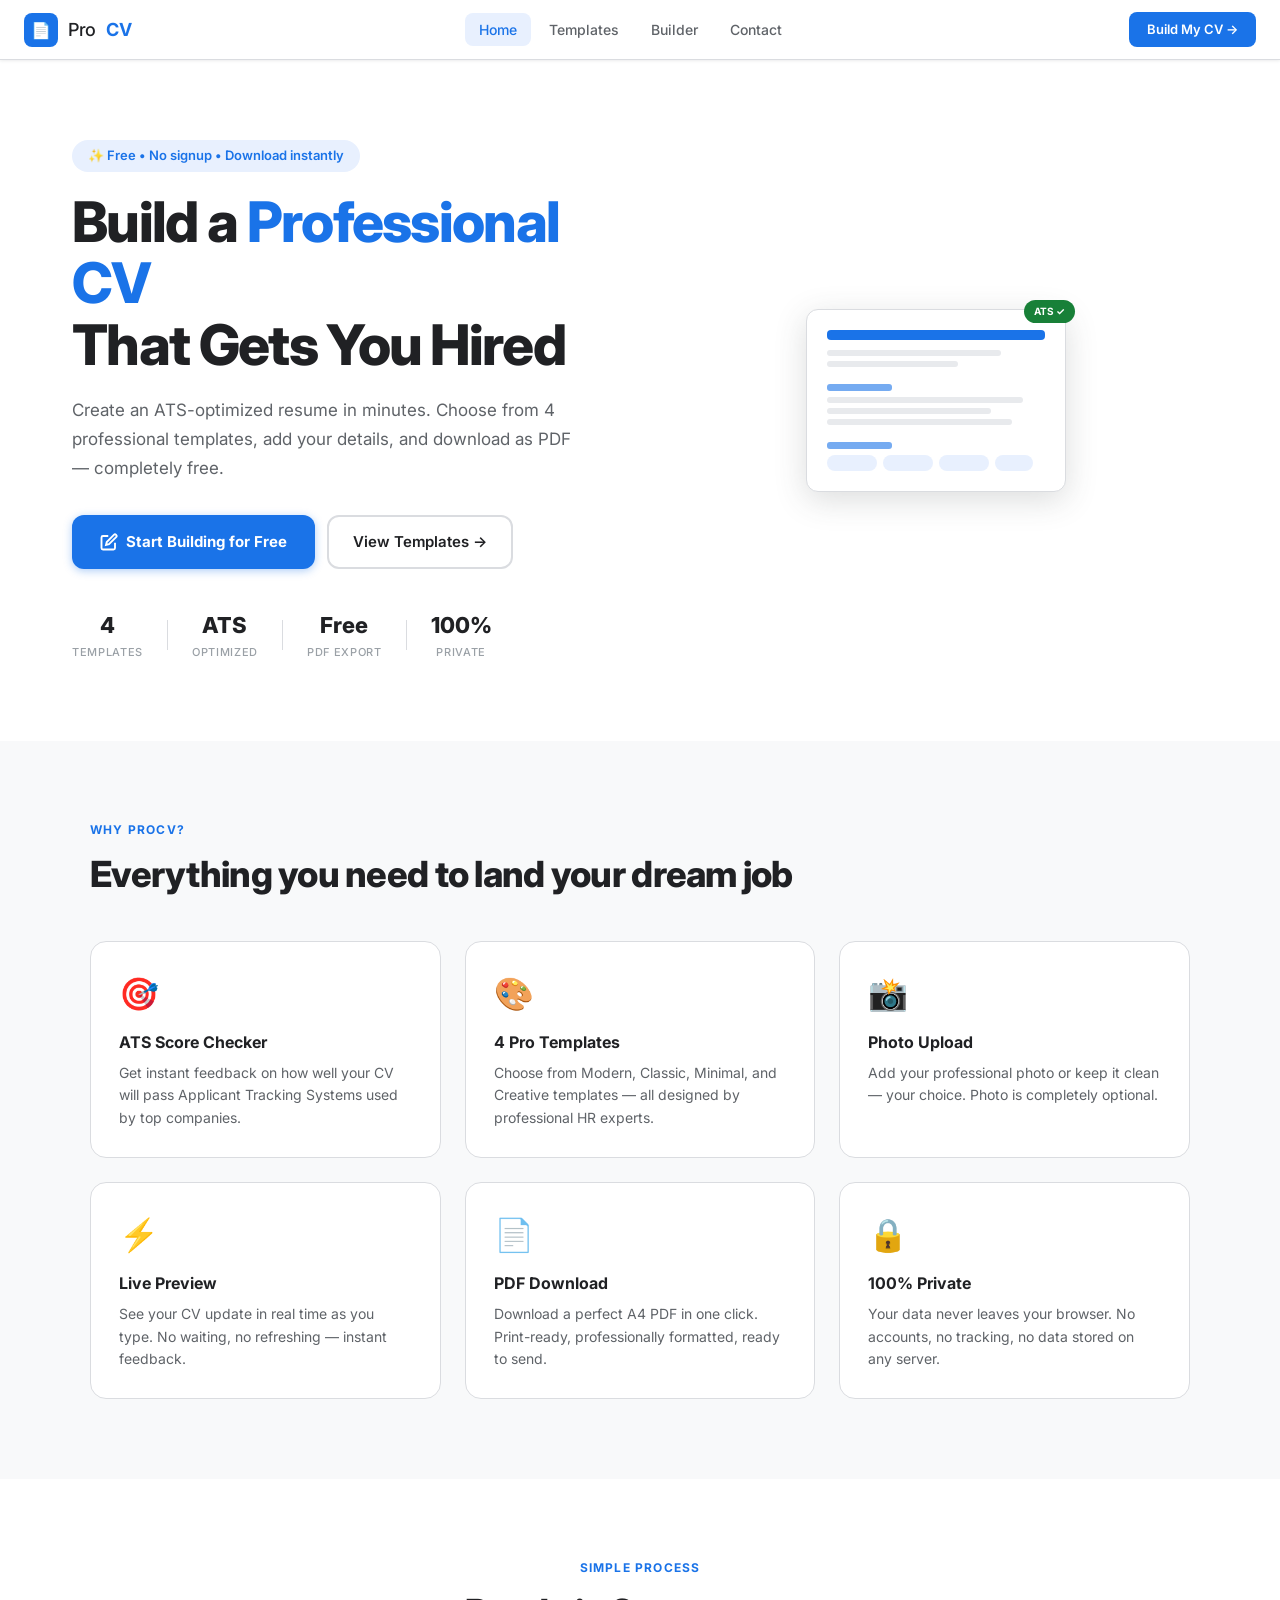
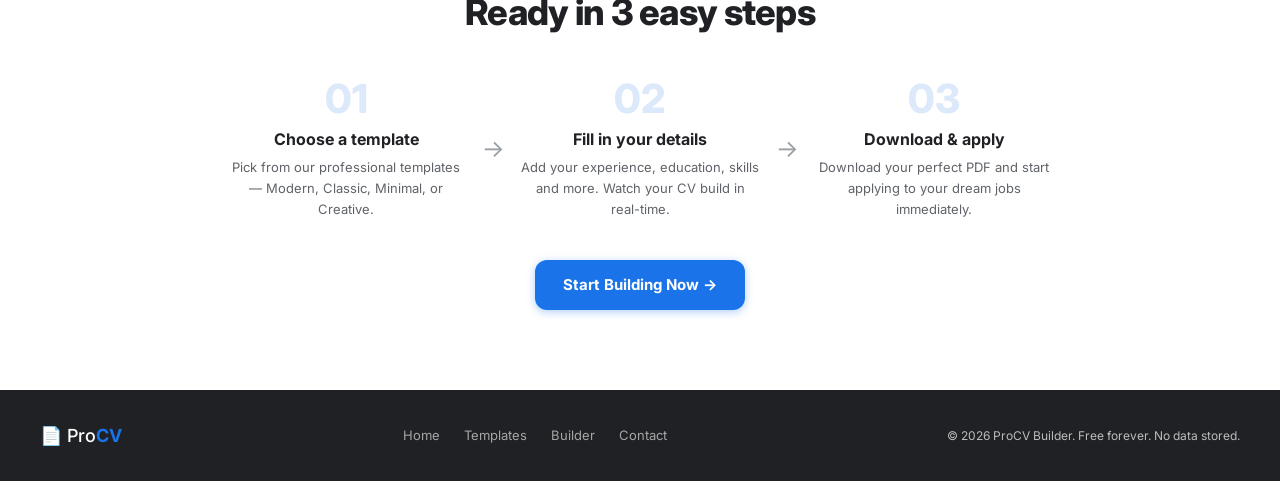
<file: index.html>
<!DOCTYPE html>
<html lang="en">
<head>
  <meta charset="UTF-8">
  <meta name="viewport" content="width=device-width, initial-scale=1.0">
  <title>ProCV Builder – Free Professional Resume Builder</title>
  <link rel="stylesheet" href="style.css">
  <link href="https://fonts.googleapis.com/css2?family=Inter:wght@300;400;500;600;700;800&display=swap" rel="stylesheet">
</head>
<body class="home-body">

<!-- NAV -->
<nav class="nav">
  <div class="nav-inner">
    <a href="index.html" class="nav-logo">
      <div class="nav-logo-icon">📄</div>
      Pro<strong>CV</strong>
    </a>
    <div class="nav-links">
      <a href="index.html" class="nav-link active">Home</a>
      <a href="templates.html" class="nav-link">Templates</a>
      <a href="builder.html" class="nav-link">Builder</a>
      <a href="contact.html" class="nav-link">Contact</a>
    </div>
    <a href="builder.html" class="nav-cta">Build My CV →</a>
  </div>
</nav>

<!-- HERO -->
<section class="hero">
  <div class="hero-inner">
    <div class="hero-badge">✨ Free • No signup • Download instantly</div>
    <h1 class="hero-title">Build a <span class="hero-accent">Professional CV</span><br>That Gets You Hired</h1>
    <p class="hero-sub">Create an ATS-optimized resume in minutes. Choose from 4 professional templates, add your details, and download as PDF — completely free.</p>
    <div class="hero-btns">
      <a href="builder.html" class="btn-hero-primary">
        <svg width="18" height="18" viewBox="0 0 24 24" fill="none" stroke="currentColor" stroke-width="2.5"><path d="M11 4H4a2 2 0 00-2 2v14a2 2 0 002 2h14a2 2 0 002-2v-7"/><path d="M18.5 2.5a2.121 2.121 0 013 3L12 15l-4 1 1-4 9.5-9.5z"/></svg>
        Start Building for Free
      </a>
      <a href="templates.html" class="btn-hero-secondary">View Templates →</a>
    </div>
    <div class="hero-stats">
      <div class="stat"><strong>4</strong><span>Templates</span></div>
      <div class="stat-div"></div>
      <div class="stat"><strong>ATS</strong><span>Optimized</span></div>
      <div class="stat-div"></div>
      <div class="stat"><strong>Free</strong><span>PDF Export</span></div>
      <div class="stat-div"></div>
      <div class="stat"><strong>100%</strong><span>Private</span></div>
    </div>
  </div>
  <div class="hero-visual">
    <div class="mock-cv">
      <div class="mock-header"></div>
      <div class="mock-line w80"></div>
      <div class="mock-line w60"></div>
      <div class="mock-gap"></div>
      <div class="mock-section-title"></div>
      <div class="mock-line w90"></div>
      <div class="mock-line w75"></div>
      <div class="mock-line w85"></div>
      <div class="mock-gap"></div>
      <div class="mock-section-title"></div>
      <div class="mock-chips">
        <div class="mock-chip"></div>
        <div class="mock-chip"></div>
        <div class="mock-chip"></div>
        <div class="mock-chip w50"></div>
      </div>
      <div class="mock-badge">ATS ✓</div>
    </div>
  </div>
</section>

<!-- FEATURES -->
<section class="features">
  <div class="features-inner">
    <div class="section-label">Why ProCV?</div>
    <h2 class="section-title">Everything you need to land your dream job</h2>
    <div class="features-grid">
      <div class="feature-card">
        <div class="fc-icon">🎯</div>
        <h3>ATS Score Checker</h3>
        <p>Get instant feedback on how well your CV will pass Applicant Tracking Systems used by top companies.</p>
      </div>
      <div class="feature-card">
        <div class="fc-icon">🎨</div>
        <h3>4 Pro Templates</h3>
        <p>Choose from Modern, Classic, Minimal, and Creative templates — all designed by professional HR experts.</p>
      </div>
      <div class="feature-card">
        <div class="fc-icon">📸</div>
        <h3>Photo Upload</h3>
        <p>Add your professional photo or keep it clean — your choice. Photo is completely optional.</p>
      </div>
      <div class="feature-card">
        <div class="fc-icon">⚡</div>
        <h3>Live Preview</h3>
        <p>See your CV update in real time as you type. No waiting, no refreshing — instant feedback.</p>
      </div>
      <div class="feature-card">
        <div class="fc-icon">📄</div>
        <h3>PDF Download</h3>
        <p>Download a perfect A4 PDF in one click. Print-ready, professionally formatted, ready to send.</p>
      </div>
      <div class="feature-card">
        <div class="fc-icon">🔒</div>
        <h3>100% Private</h3>
        <p>Your data never leaves your browser. No accounts, no tracking, no data stored on any server.</p>
      </div>
    </div>
  </div>
</section>

<!-- HOW IT WORKS -->
<section class="how">
  <div class="how-inner">
    <div class="section-label">Simple process</div>
    <h2 class="section-title">Ready in 3 easy steps</h2>
    <div class="steps-grid">
      <div class="how-step">
        <div class="how-num">01</div>
        <h3>Choose a template</h3>
        <p>Pick from our professional templates — Modern, Classic, Minimal, or Creative.</p>
      </div>
      <div class="how-arrow">→</div>
      <div class="how-step">
        <div class="how-num">02</div>
        <h3>Fill in your details</h3>
        <p>Add your experience, education, skills and more. Watch your CV build in real-time.</p>
      </div>
      <div class="how-arrow">→</div>
      <div class="how-step">
        <div class="how-num">03</div>
        <h3>Download & apply</h3>
        <p>Download your perfect PDF and start applying to your dream jobs immediately.</p>
      </div>
    </div>
    <div style="text-align:center;margin-top:2.5rem">
      <a href="builder.html" class="btn-hero-primary">Start Building Now →</a>
    </div>
  </div>
</section>

<!-- FOOTER -->
<footer class="footer">
  <div class="footer-inner">
    <div class="footer-logo">📄 Pro<strong>CV</strong></div>
    <div class="footer-links">
      <a href="index.html">Home</a>
      <a href="templates.html">Templates</a>
      <a href="builder.html">Builder</a>
      <a href="contact.html">Contact</a>
    </div>
    <p class="footer-copy">© 2026 ProCV Builder. Free forever. No data stored.</p>
  </div>
</footer>

</body>
</html>
</file>
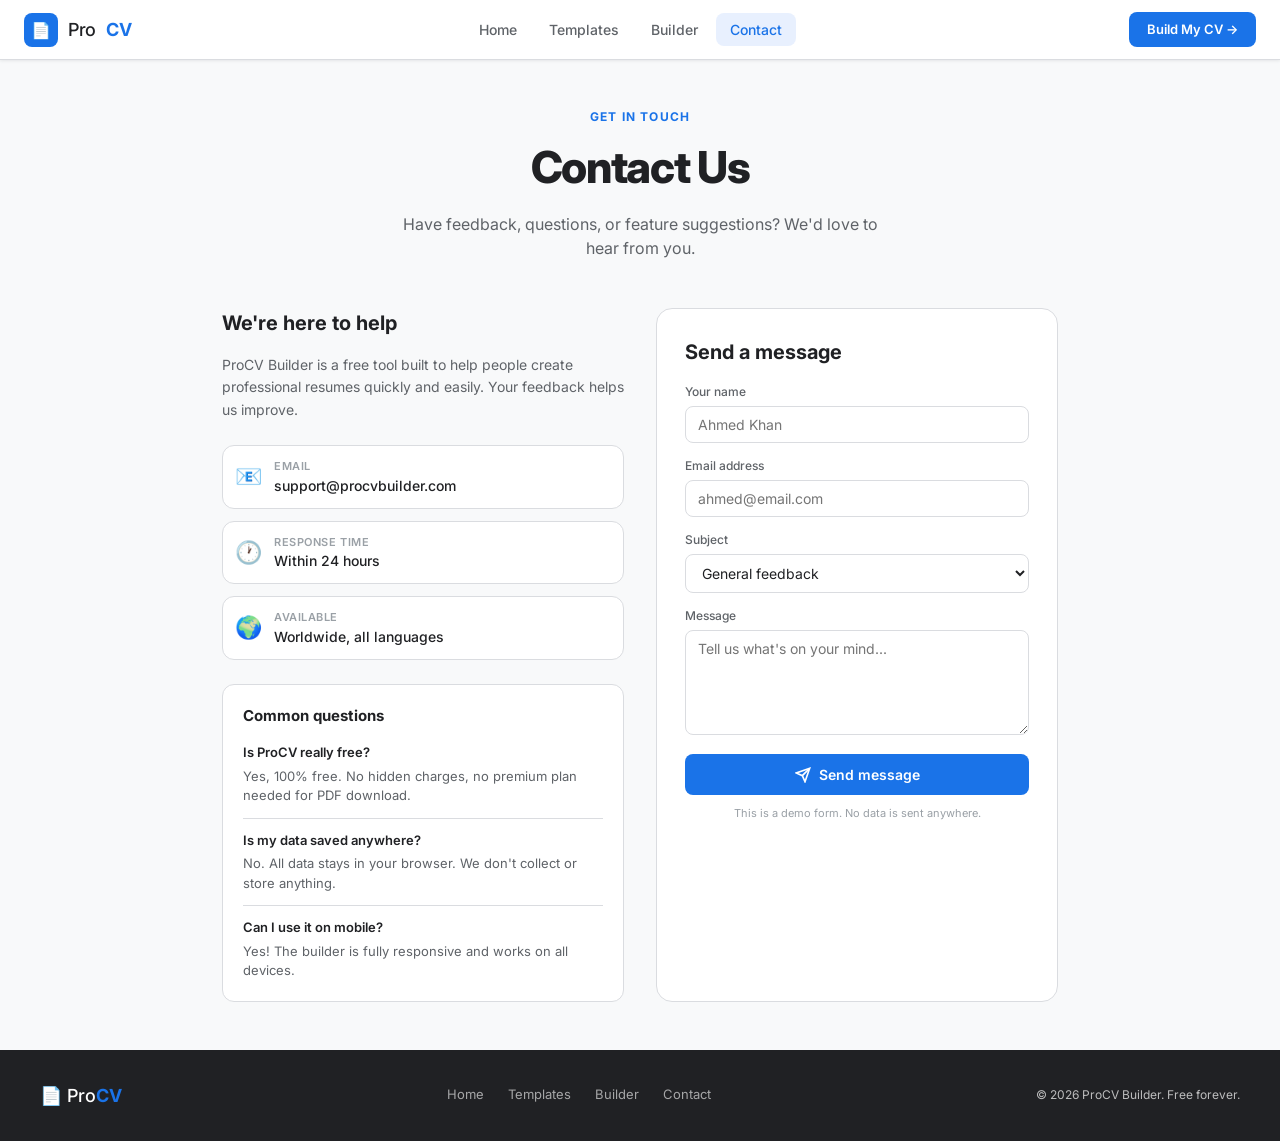
<file: contact.html>
<!DOCTYPE html>
<html lang="en">
<head>
  <meta charset="UTF-8">
  <meta name="viewport" content="width=device-width, initial-scale=1.0">
  <title>Contact – ProCV Builder</title>
  <link rel="stylesheet" href="style.css">
  <link href="https://fonts.googleapis.com/css2?family=Inter:wght@300;400;500;600;700;800&display=swap" rel="stylesheet">
</head>
<body class="page-body">

<nav class="nav">
  <div class="nav-inner">
    <a href="index.html" class="nav-logo"><div class="nav-logo-icon">📄</div>Pro<strong>CV</strong></a>
    <div class="nav-links">
      <a href="index.html" class="nav-link">Home</a>
      <a href="templates.html" class="nav-link">Templates</a>
      <a href="builder.html" class="nav-link">Builder</a>
      <a href="contact.html" class="nav-link active">Contact</a>
    </div>
    <a href="builder.html" class="nav-cta">Build My CV →</a>
  </div>
</nav>

<div class="page-container" style="max-width:900px">
  <div class="page-hero">
    <div class="section-label">Get in touch</div>
    <h1 class="page-title">Contact Us</h1>
    <p class="page-sub">Have feedback, questions, or feature suggestions? We'd love to hear from you.</p>
  </div>

  <div class="contact-grid">
    <div class="contact-info">
      <h3>We're here to help</h3>
      <p>ProCV Builder is a free tool built to help people create professional resumes quickly and easily. Your feedback helps us improve.</p>

      <div class="contact-items">
        <div class="contact-item">
          <div class="ci-icon">📧</div>
          <div>
            <div class="ci-label">Email</div>
            <div class="ci-value">support@procvbuilder.com</div>
          </div>
        </div>
        <div class="contact-item">
          <div class="ci-icon">🕐</div>
          <div>
            <div class="ci-label">Response time</div>
            <div class="ci-value">Within 24 hours</div>
          </div>
        </div>
        <div class="contact-item">
          <div class="ci-icon">🌍</div>
          <div>
            <div class="ci-label">Available</div>
            <div class="ci-value">Worldwide, all languages</div>
          </div>
        </div>
      </div>

      <div class="faq-block">
        <h4>Common questions</h4>
        <div class="faq-item">
          <div class="faq-q">Is ProCV really free?</div>
          <div class="faq-a">Yes, 100% free. No hidden charges, no premium plan needed for PDF download.</div>
        </div>
        <div class="faq-item">
          <div class="faq-q">Is my data saved anywhere?</div>
          <div class="faq-a">No. All data stays in your browser. We don't collect or store anything.</div>
        </div>
        <div class="faq-item">
          <div class="faq-q">Can I use it on mobile?</div>
          <div class="faq-a">Yes! The builder is fully responsive and works on all devices.</div>
        </div>
      </div>
    </div>

    <div class="contact-form-wrap">
      <h3>Send a message</h3>
      <div class="contact-form">
        <div class="cf-field">
          <label>Your name</label>
          <input type="text" placeholder="Ahmed Khan">
        </div>
        <div class="cf-field">
          <label>Email address</label>
          <input type="email" placeholder="ahmed@email.com">
        </div>
        <div class="cf-field">
          <label>Subject</label>
          <select>
            <option>General feedback</option>
            <option>Bug report</option>
            <option>Feature request</option>
            <option>Template suggestion</option>
            <option>Other</option>
          </select>
        </div>
        <div class="cf-field">
          <label>Message</label>
          <textarea rows="5" placeholder="Tell us what's on your mind..."></textarea>
        </div>
        <button class="btn-contact-send" onclick="sendMsg()">
          <svg width="16" height="16" viewBox="0 0 24 24" fill="none" stroke="currentColor" stroke-width="2.5"><line x1="22" y1="2" x2="11" y2="13"/><polygon points="22 2 15 22 11 13 2 9 22 2"/></svg>
          Send message
        </button>
        <div class="cf-note">This is a demo form. No data is sent anywhere.</div>
      </div>
    </div>
  </div>
</div>

<footer class="footer">
  <div class="footer-inner">
    <div class="footer-logo">📄 Pro<strong>CV</strong></div>
    <div class="footer-links">
      <a href="index.html">Home</a>
      <a href="templates.html">Templates</a>
      <a href="builder.html">Builder</a>
      <a href="contact.html">Contact</a>
    </div>
    <p class="footer-copy">© 2026 ProCV Builder. Free forever.</p>
  </div>
</footer>

<script>
function sendMsg() {
  const btn = document.querySelector('.btn-contact-send');
  btn.textContent = '✓ Message sent!';
  btn.style.background = '#188038';
  setTimeout(() => { btn.innerHTML = '<svg width="16" height="16" viewBox="0 0 24 24" fill="none" stroke="currentColor" stroke-width="2.5"><line x1="22" y1="2" x2="11" y2="13"/><polygon points="22 2 15 22 11 13 2 9 22 2"/></svg> Send message'; btn.style.background = ''; }, 3000);
}
</script>
</body>
</html>
</file>
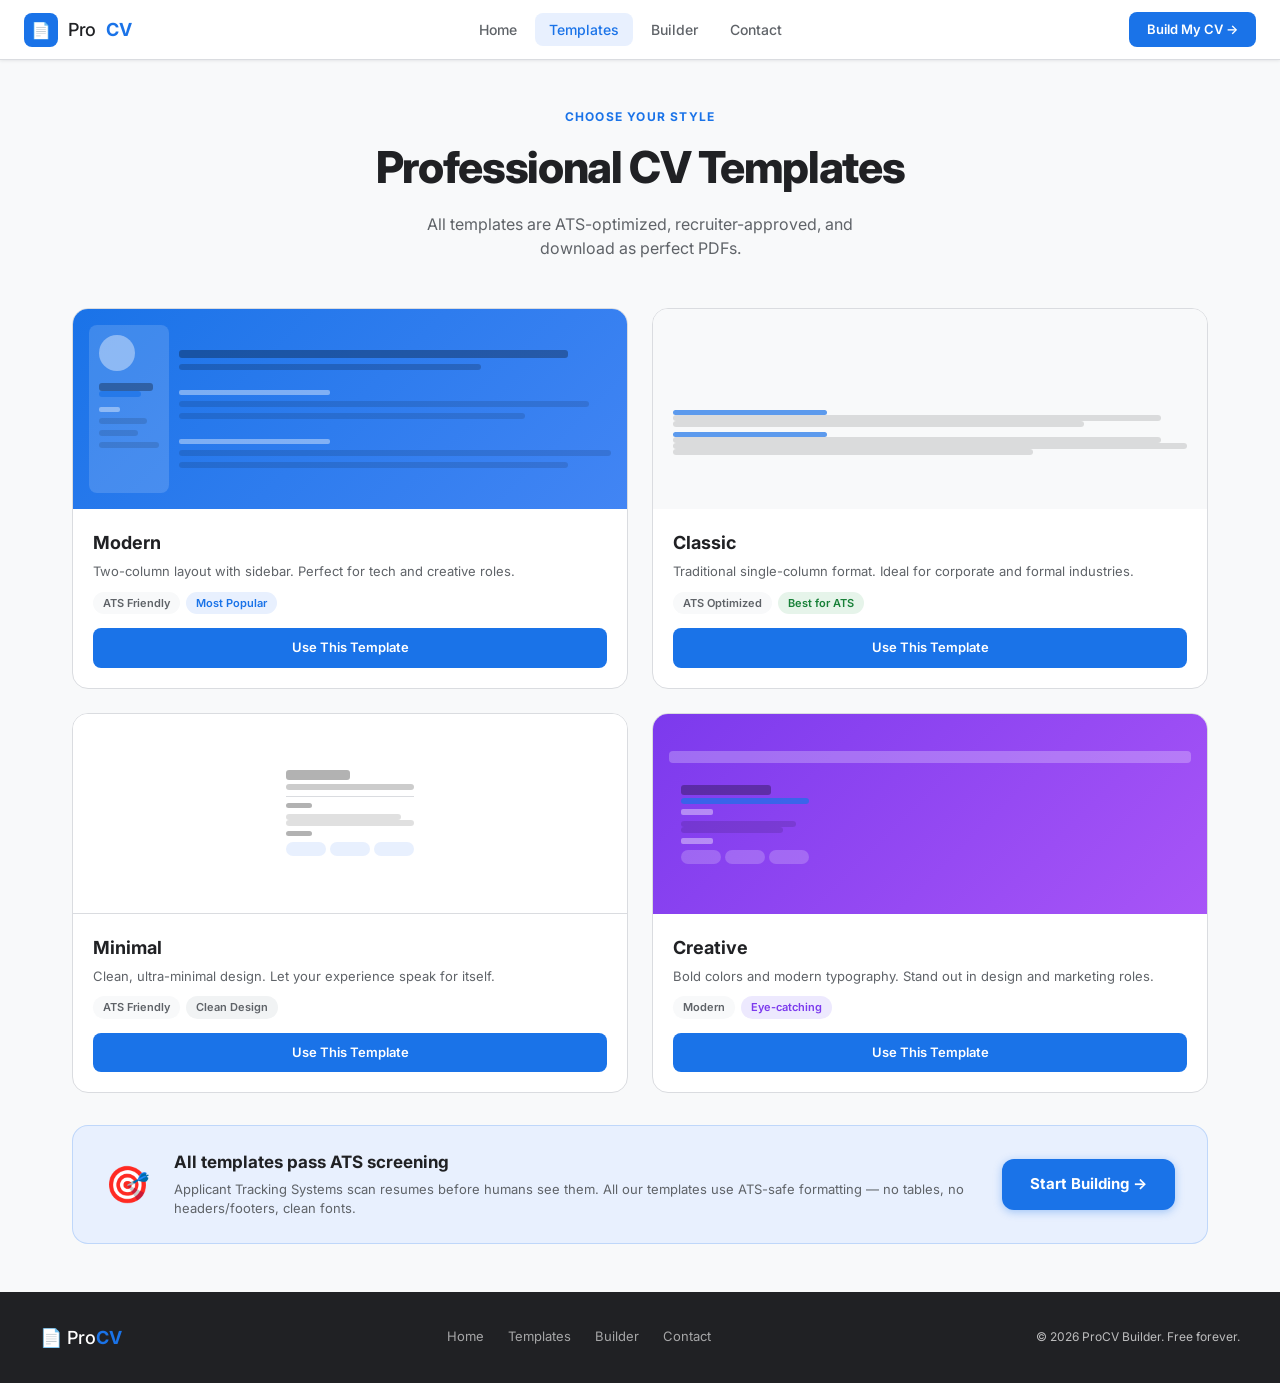
<file: templates.html>
<!DOCTYPE html>
<html lang="en">
<head>
  <meta charset="UTF-8">
  <meta name="viewport" content="width=device-width, initial-scale=1.0">
  <title>Templates – ProCV Builder</title>
  <link rel="stylesheet" href="style.css">
  <link href="https://fonts.googleapis.com/css2?family=Inter:wght@300;400;500;600;700;800&display=swap" rel="stylesheet">
</head>
<body class="page-body">

<nav class="nav">
  <div class="nav-inner">
    <a href="index.html" class="nav-logo"><div class="nav-logo-icon">📄</div>Pro<strong>CV</strong></a>
    <div class="nav-links">
      <a href="index.html" class="nav-link">Home</a>
      <a href="templates.html" class="nav-link active">Templates</a>
      <a href="builder.html" class="nav-link">Builder</a>
      <a href="contact.html" class="nav-link">Contact</a>
    </div>
    <a href="builder.html" class="nav-cta">Build My CV →</a>
  </div>
</nav>

<div class="page-container">
  <div class="page-hero">
    <div class="section-label">Choose your style</div>
    <h1 class="page-title">Professional CV Templates</h1>
    <p class="page-sub">All templates are ATS-optimized, recruiter-approved, and download as perfect PDFs.</p>
  </div>

  <div class="templates-grid">

    <div class="template-card">
      <div class="template-preview modern-prev">
        <div class="prev-sidebar">
          <div class="prev-photo-circle"></div>
          <div class="prev-name-block">
            <div class="prev-bar w90 dark"></div>
            <div class="prev-bar w70 accent"></div>
          </div>
          <div class="prev-section-label"></div>
          <div class="prev-bar w80 light"></div>
          <div class="prev-bar w65 light"></div>
          <div class="prev-bar w75 light"></div>
        </div>
        <div class="prev-main">
          <div class="prev-bar w90 dark"></div>
          <div class="prev-bar w70 med"></div>
          <div class="prev-gap"></div>
          <div class="prev-section-label"></div>
          <div class="prev-bar w95 light"></div>
          <div class="prev-bar w80 light"></div>
          <div class="prev-gap"></div>
          <div class="prev-section-label"></div>
          <div class="prev-bar w85 light"></div>
          <div class="prev-bar w90 light"></div>
        </div>
      </div>
      <div class="template-info">
        <div class="template-name">Modern</div>
        <div class="template-desc">Two-column layout with sidebar. Perfect for tech and creative roles.</div>
        <div class="template-tags">
          <span class="ttag">ATS Friendly</span>
          <span class="ttag blue">Most Popular</span>
        </div>
        <a href="builder.html?template=modern" class="btn-use-template">Use This Template</a>
      </div>
    </div>

    <div class="template-card">
      <div class="template-preview classic-prev">
        <div class="prev-classic-header">
          <div class="prev-bar w60 dark big"></div>
          <div class="prev-bar w40 med"></div>
          <div class="prev-bar w80 light sm"></div>
        </div>
        <div class="prev-divider"></div>
        <div class="prev-bar w30 accent sm"></div>
        <div class="prev-bar w95 light"></div>
        <div class="prev-bar w80 light"></div>
        <div class="prev-gap sm"></div>
        <div class="prev-bar w30 accent sm"></div>
        <div class="prev-bar w95 light"></div>
        <div class="prev-bar w85 light"></div>
        <div class="prev-bar w70 light"></div>
      </div>
      <div class="template-info">
        <div class="template-name">Classic</div>
        <div class="template-desc">Traditional single-column format. Ideal for corporate and formal industries.</div>
        <div class="template-tags">
          <span class="ttag">ATS Optimized</span>
          <span class="ttag green">Best for ATS</span>
        </div>
        <a href="builder.html?template=classic" class="btn-use-template">Use This Template</a>
      </div>
    </div>

    <div class="template-card">
      <div class="template-preview minimal-prev">
        <div style="padding:12px">
          <div class="prev-bar w50 dark big" style="margin-bottom:4px"></div>
          <div class="prev-bar w35 med"></div>
          <div class="prev-divider thin"></div>
          <div class="prev-bar w20 dark sm" style="margin-bottom:6px"></div>
          <div class="prev-bar w90 light"></div>
          <div class="prev-bar w75 light"></div>
          <div class="prev-gap sm"></div>
          <div class="prev-bar w20 dark sm" style="margin-bottom:6px"></div>
          <div class="prev-chips">
            <div class="prev-chip"></div>
            <div class="prev-chip"></div>
            <div class="prev-chip"></div>
          </div>
        </div>
      </div>
      <div class="template-info">
        <div class="template-name">Minimal</div>
        <div class="template-desc">Clean, ultra-minimal design. Let your experience speak for itself.</div>
        <div class="template-tags">
          <span class="ttag">ATS Friendly</span>
          <span class="ttag gray">Clean Design</span>
        </div>
        <a href="builder.html?template=minimal" class="btn-use-template">Use This Template</a>
      </div>
    </div>

    <div class="template-card">
      <div class="template-preview creative-prev">
        <div class="creative-top-bar"></div>
        <div style="padding:12px">
          <div class="prev-bar w70 dark big" style="margin-bottom:3px"></div>
          <div class="prev-bar w45 accent"></div>
          <div class="prev-gap sm"></div>
          <div class="creative-section-head"></div>
          <div class="prev-bar w90 light"></div>
          <div class="prev-bar w80 light"></div>
          <div class="prev-gap sm"></div>
          <div class="creative-section-head"></div>
          <div class="prev-chips">
            <div class="prev-chip cr"></div>
            <div class="prev-chip cr"></div>
            <div class="prev-chip cr"></div>
          </div>
        </div>
      </div>
      <div class="template-info">
        <div class="template-name">Creative</div>
        <div class="template-desc">Bold colors and modern typography. Stand out in design and marketing roles.</div>
        <div class="template-tags">
          <span class="ttag">Modern</span>
          <span class="ttag purple">Eye-catching</span>
        </div>
        <a href="builder.html?template=creative" class="btn-use-template">Use This Template</a>
      </div>
    </div>

  </div>

  <div class="ats-banner">
    <div class="ats-banner-icon">🎯</div>
    <div>
      <h3>All templates pass ATS screening</h3>
      <p>Applicant Tracking Systems scan resumes before humans see them. All our templates use ATS-safe formatting — no tables, no headers/footers, clean fonts.</p>
    </div>
    <a href="builder.html" class="btn-hero-primary" style="flex-shrink:0">Start Building →</a>
  </div>
</div>

<footer class="footer">
  <div class="footer-inner">
    <div class="footer-logo">📄 Pro<strong>CV</strong></div>
    <div class="footer-links">
      <a href="index.html">Home</a>
      <a href="templates.html">Templates</a>
      <a href="builder.html">Builder</a>
      <a href="contact.html">Contact</a>
    </div>
    <p class="footer-copy">© 2026 ProCV Builder. Free forever.</p>
  </div>
</footer>

</body>
</html>
</file>
<file: style.css>
/* ========================================
   PROCV BUILDER – SHARED STYLES
   ======================================== */
*,*::before,*::after{box-sizing:border-box;margin:0;padding:0}
:root{
  --blue:#1a73e8;--blue-d:#1557b0;--blue-l:#e8f0fe;
  --green:#188038;--green-l:#e6f4ea;
  --purple:#7c3aed;--purple-l:#ede9fe;
  --orange:#ea8600;--orange-l:#fef3e2;
  --red:#d93025;--red-l:#fce8e6;
  --gray:#5f6368;--gray-l:#f8f9fa;
  --text:#202124;--text2:#5f6368;--text3:#9aa0a6;
  --border:#dadce0;--white:#fff;
  --nav-h:60px;
  --font:'Inter',-apple-system,BlinkMacSystemFont,'Segoe UI',sans-serif;
  --radius:8px;--radius-lg:12px;--radius-xl:16px;
  --shadow:0 1px 3px rgba(60,64,67,.15),0 4px 8px rgba(60,64,67,.08);
  --shadow-lg:0 8px 32px rgba(60,64,67,.18);
}
body{font-family:var(--font);color:var(--text);-webkit-font-smoothing:antialiased;font-size:14px;line-height:1.5}

/* NAV */
.nav{position:sticky;top:0;z-index:100;background:var(--white);border-bottom:1px solid var(--border);height:var(--nav-h);display:flex;align-items:center;box-shadow:0 1px 3px rgba(60,64,67,.1)}
.nav-inner{width:100%;max-width:1300px;margin:0 auto;padding:0 1.5rem;display:flex;justify-content:space-between;align-items:center;gap:1rem}
.nav-logo{display:flex;align-items:center;gap:10px;font-size:18px;color:var(--text);text-decoration:none;font-weight:500;letter-spacing:-.02em}
.nav-logo strong{color:var(--blue)}
.nav-logo-icon{width:34px;height:34px;background:var(--blue);border-radius:8px;display:flex;align-items:center;justify-content:center;font-size:16px}
.nav-links{display:flex;gap:4px}
.nav-link{padding:6px 14px;color:var(--text2);text-decoration:none;font-size:14px;font-weight:500;border-radius:var(--radius);transition:background .15s,color .15s}
.nav-link:hover,.nav-link.active{color:var(--blue);background:var(--blue-l)}
.nav-cta{padding:8px 18px;background:var(--blue);color:#fff;border-radius:var(--radius);font-size:13px;font-weight:600;text-decoration:none;transition:background .15s;white-space:nowrap}
.nav-cta:hover{background:var(--blue-d)}

/* HOME BODY */
.home-body{background:var(--white)}

/* HERO */
.hero{display:grid;grid-template-columns:1fr 1fr;gap:3rem;align-items:center;max-width:1200px;margin:0 auto;padding:5rem 2rem}
.hero-badge{display:inline-block;background:var(--blue-l);color:var(--blue);font-size:13px;font-weight:600;padding:6px 16px;border-radius:20px;margin-bottom:1.25rem}
.hero-title{font-size:clamp(2rem,5vw,3.5rem);font-weight:800;line-height:1.1;letter-spacing:-.03em;margin-bottom:1.25rem}
.hero-accent{color:var(--blue)}
.hero-sub{font-size:17px;color:var(--text2);line-height:1.7;margin-bottom:2rem;max-width:520px}
.hero-btns{display:flex;gap:12px;flex-wrap:wrap;margin-bottom:2.5rem}
.btn-hero-primary{display:inline-flex;align-items:center;gap:8px;padding:14px 28px;background:var(--blue);color:#fff;border-radius:var(--radius-lg);font-size:15px;font-weight:700;text-decoration:none;border:none;cursor:pointer;transition:background .15s,transform .1s,box-shadow .15s;box-shadow:0 2px 8px rgba(26,115,232,.35)}
.btn-hero-primary:hover{background:var(--blue-d);transform:translateY(-1px);box-shadow:0 4px 16px rgba(26,115,232,.45)}
.btn-hero-secondary{display:inline-flex;align-items:center;padding:14px 24px;border:2px solid var(--border);color:var(--text);border-radius:var(--radius-lg);font-size:15px;font-weight:600;text-decoration:none;transition:border-color .15s,color .15s}
.btn-hero-secondary:hover{border-color:var(--blue);color:var(--blue)}
.hero-stats{display:flex;align-items:center;gap:1.5rem}
.stat{display:flex;flex-direction:column;align-items:center;gap:2px}
.stat strong{font-size:22px;font-weight:800;color:var(--text)}
.stat span{font-size:11px;font-weight:500;color:var(--text3);text-transform:uppercase;letter-spacing:.06em}
.stat-div{width:1px;height:30px;background:var(--border)}

/* MOCK CV */
.hero-visual{display:flex;justify-content:center;align-items:center}
.mock-cv{width:260px;background:var(--white);border-radius:var(--radius-lg);box-shadow:var(--shadow-lg);padding:20px;position:relative;border:1px solid var(--border)}
.mock-header{height:10px;background:var(--blue);border-radius:4px;margin-bottom:10px}
.mock-line{height:6px;background:#e8eaed;border-radius:3px;margin-bottom:5px}
.mock-line.w80{width:80%}.mock-line.w60{width:60%}.mock-line.w90{width:90%}.mock-line.w75{width:75%}.mock-line.w85{width:85%}
.mock-gap{height:12px}
.mock-section-title{height:7px;width:30%;background:var(--blue);border-radius:3px;margin-bottom:6px;opacity:.6}
.mock-chips{display:flex;gap:6px;flex-wrap:wrap}
.mock-chip{height:16px;width:50px;background:var(--blue-l);border-radius:20px}
.mock-chip.w50{width:38px}
.mock-badge{position:absolute;top:-10px;right:-10px;background:var(--green);color:#fff;font-size:10px;font-weight:700;padding:4px 10px;border-radius:20px}

/* FEATURES */
.features{background:var(--gray-l);padding:5rem 2rem}
.features-inner{max-width:1100px;margin:0 auto}
.section-label{font-size:12px;font-weight:700;text-transform:uppercase;letter-spacing:.1em;color:var(--blue);margin-bottom:8px}
.section-title{font-size:clamp(1.5rem,3vw,2.25rem);font-weight:800;letter-spacing:-.02em;margin-bottom:2.5rem;color:var(--text)}
.features-grid{display:grid;grid-template-columns:repeat(3,1fr);gap:1.5rem}
.feature-card{background:var(--white);border:1px solid var(--border);border-radius:var(--radius-xl);padding:1.75rem;transition:box-shadow .2s,transform .2s}
.feature-card:hover{box-shadow:var(--shadow-lg);transform:translateY(-3px)}
.fc-icon{font-size:32px;margin-bottom:12px}
.feature-card h3{font-size:16px;font-weight:700;margin-bottom:8px}
.feature-card p{font-size:14px;color:var(--text2);line-height:1.6}

/* HOW IT WORKS */
.how{padding:5rem 2rem}
.how-inner{max-width:1000px;margin:0 auto;text-align:center}
.steps-grid{display:flex;align-items:center;gap:1rem;margin-top:2.5rem;justify-content:center}
.how-step{flex:1;max-width:240px;text-align:center}
.how-num{font-size:40px;font-weight:800;color:var(--blue);opacity:.15;line-height:1;margin-bottom:8px}
.how-step h3{font-size:16px;font-weight:700;margin-bottom:6px}
.how-step p{font-size:13px;color:var(--text2);line-height:1.6}
.how-arrow{font-size:24px;color:var(--text3);flex-shrink:0}

/* TEMPLATES PAGE */
.page-body{background:var(--gray-l)}
.page-container{max-width:1200px;margin:0 auto;padding:3rem 2rem}
.page-hero{text-align:center;margin-bottom:3rem}
.page-title{font-size:clamp(1.75rem,4vw,2.75rem);font-weight:800;letter-spacing:-.03em;margin-bottom:.75rem}
.page-sub{font-size:16px;color:var(--text2);max-width:500px;margin:0 auto}
.templates-grid{display:grid;grid-template-columns:repeat(2,1fr);gap:1.5rem;margin-bottom:2rem}
.template-card{background:var(--white);border:1.5px solid var(--border);border-radius:var(--radius-xl);overflow:hidden;transition:box-shadow .2s,transform .2s}
.template-card:hover{box-shadow:var(--shadow-lg);transform:translateY(-3px)}
.template-preview{height:200px;display:flex;align-items:center;justify-content:center;padding:16px;position:relative;overflow:hidden}
.modern-prev{background:linear-gradient(135deg,#1a73e8 0%,#4285f4 100%);gap:10px}
.classic-prev{background:#f8f9fa;flex-direction:column;align-items:flex-start;padding:20px}
.minimal-prev{background:#fff;border-bottom:1px solid var(--border)}
.creative-prev{background:linear-gradient(135deg,#7c3aed 0%,#a855f7 100%);flex-direction:column;align-items:flex-start;padding:16px}
.prev-sidebar{width:80px;background:rgba(255,255,255,.15);border-radius:8px;padding:10px;display:flex;flex-direction:column;gap:6px;align-self:stretch}
.prev-main{flex:1;display:flex;flex-direction:column;gap:6px}
.prev-photo-circle{width:36px;height:36px;border-radius:50%;background:rgba(255,255,255,.4);margin-bottom:6px}
.prev-bar{height:6px;background:rgba(255,255,255,.5);border-radius:3px;width:100%}
.prev-bar.dark{background:rgba(0,0,0,.3);height:8px}
.prev-bar.accent{background:var(--blue);opacity:.7}
.prev-bar.light{background:rgba(0,0,0,.12)}
.prev-bar.med{background:rgba(0,0,0,.2)}
.prev-bar.big{height:10px}
.prev-bar.sm{height:5px}
.prev-bar.w90{width:90%}.prev-bar.w80{width:80%}.prev-bar.w70{width:70%}.prev-bar.w65{width:65%}.prev-bar.w60{width:60%}.prev-bar.w50{width:50%}.prev-bar.w40{width:40%}.prev-bar.w30{width:30%}.prev-bar.w20{width:20%}.prev-bar.w95{width:95%}
.prev-bar.center{margin:0 auto}
.prev-name-block{margin-bottom:4px}
.prev-section-label{height:5px;width:35%;background:rgba(255,255,255,.4);border-radius:2px}
.prev-divider{height:1px;background:var(--border);margin:8px 0}
.prev-classic-header{text-align:center;margin-bottom:8px}
.prev-gap{height:8px}.prev-gap.sm{height:5px}
.prev-chips{display:flex;gap:4px;flex-wrap:wrap}
.prev-chip{height:14px;width:40px;background:var(--blue-l);border-radius:20px}
.prev-chip.cr{background:rgba(255,255,255,.2)}
.prev-divider.thin{margin:6px 0}
.creative-top-bar{height:12px;background:rgba(255,255,255,.25);border-radius:4px;width:100%;margin-bottom:10px}
.creative-section-head{height:6px;width:25%;background:rgba(255,255,255,.4);border-radius:2px;margin-bottom:6px}
.template-info{padding:1.25rem}
.template-name{font-size:18px;font-weight:700;margin-bottom:6px}
.template-desc{font-size:13px;color:var(--text2);line-height:1.5;margin-bottom:10px}
.template-tags{display:flex;gap:6px;flex-wrap:wrap;margin-bottom:14px}
.ttag{font-size:11px;font-weight:600;padding:3px 10px;border-radius:20px;background:var(--gray-l);color:var(--text2)}
.ttag.blue{background:var(--blue-l);color:var(--blue)}
.ttag.green{background:var(--green-l);color:var(--green)}
.ttag.purple{background:var(--purple-l);color:var(--purple)}
.ttag.gray{background:#f1f3f4;color:var(--gray)}
.btn-use-template{display:block;width:100%;padding:10px;background:var(--blue);color:#fff;border:none;border-radius:var(--radius);font-family:var(--font);font-size:13px;font-weight:600;cursor:pointer;text-decoration:none;text-align:center;transition:background .15s}
.btn-use-template:hover{background:var(--blue-d)}
.ats-banner{display:flex;align-items:center;gap:1.5rem;background:var(--blue-l);border:1px solid rgba(26,115,232,.2);border-radius:var(--radius-xl);padding:1.5rem 2rem}
.ats-banner-icon{font-size:36px;flex-shrink:0}
.ats-banner h3{font-size:17px;font-weight:700;margin-bottom:4px}
.ats-banner p{font-size:13px;color:var(--text2);line-height:1.5}

/* CONTACT PAGE */
.contact-grid{display:grid;grid-template-columns:1fr 1fr;gap:2rem}
.contact-info h3,.contact-form-wrap h3{font-size:20px;font-weight:700;margin-bottom:1rem}
.contact-info p{font-size:14px;color:var(--text2);line-height:1.6;margin-bottom:1.5rem}
.contact-items{display:flex;flex-direction:column;gap:12px;margin-bottom:1.5rem}
.contact-item{display:flex;align-items:center;gap:12px;padding:12px;background:var(--white);border:1px solid var(--border);border-radius:var(--radius-lg)}
.ci-icon{font-size:22px}
.ci-label{font-size:11px;font-weight:600;color:var(--text3);text-transform:uppercase;letter-spacing:.05em}
.ci-value{font-size:14px;font-weight:500;color:var(--text)}
.faq-block{background:var(--white);border:1px solid var(--border);border-radius:var(--radius-lg);padding:1.25rem}
.faq-block h4{font-size:15px;font-weight:700;margin-bottom:1rem}
.faq-item{margin-bottom:12px;padding-bottom:12px;border-bottom:1px solid var(--border)}
.faq-item:last-child{margin-bottom:0;padding-bottom:0;border-bottom:none}
.faq-q{font-size:13px;font-weight:600;margin-bottom:4px}
.faq-a{font-size:13px;color:var(--text2);line-height:1.5}
.contact-form-wrap{background:var(--white);border:1px solid var(--border);border-radius:var(--radius-xl);padding:1.75rem}
.cf-field{margin-bottom:14px}
.cf-field label{display:block;font-size:12px;font-weight:500;color:var(--text2);margin-bottom:5px}
.cf-field input,.cf-field textarea,.cf-field select{width:100%;font-family:var(--font);font-size:14px;padding:9px 12px;border:1.5px solid var(--border);border-radius:var(--radius);background:var(--white);color:var(--text);outline:none;transition:border-color .15s,box-shadow .15s;resize:vertical}
.cf-field input:focus,.cf-field textarea:focus,.cf-field select:focus{border-color:var(--blue);box-shadow:0 0 0 3px rgba(26,115,232,.1)}
.btn-contact-send{display:flex;align-items:center;justify-content:center;gap:8px;width:100%;padding:12px;background:var(--blue);color:#fff;border:none;border-radius:var(--radius);font-family:var(--font);font-size:14px;font-weight:600;cursor:pointer;transition:background .15s;margin-bottom:10px}
.btn-contact-send:hover{background:var(--blue-d)}
.cf-note{font-size:11px;color:var(--text3);text-align:center}

/* FOOTER */
.footer{background:var(--text);color:rgba(255,255,255,.7);padding:2rem}
.footer-inner{max-width:1200px;margin:0 auto;display:flex;align-items:center;justify-content:space-between;flex-wrap:wrap;gap:1rem}
.footer-logo{font-size:18px;color:#fff;font-weight:500}
.footer-logo strong{color:var(--blue)}
.footer-links{display:flex;gap:1.5rem}
.footer-links a{color:rgba(255,255,255,.6);text-decoration:none;font-size:13px;transition:color .15s}
.footer-links a:hover{color:#fff}
.footer-copy{font-size:12px}

/* RESPONSIVE */
@media(max-width:900px){
  .hero{grid-template-columns:1fr;text-align:center;padding:3rem 1.5rem}
  .hero-sub{margin:0 auto 2rem}
  .hero-btns{justify-content:center}
  .hero-stats{justify-content:center}
  .hero-visual{display:none}
  .features-grid{grid-template-columns:1fr 1fr}
  .templates-grid{grid-template-columns:1fr}
  .steps-grid{flex-direction:column}
  .how-arrow{transform:rotate(90deg)}
  .contact-grid{grid-template-columns:1fr}
  .ats-banner{flex-direction:column;text-align:center}
  .footer-inner{flex-direction:column;text-align:center}
}
@media(max-width:600px){
  .features-grid{grid-template-columns:1fr}
  .nav-links{display:none}
}
</file>
